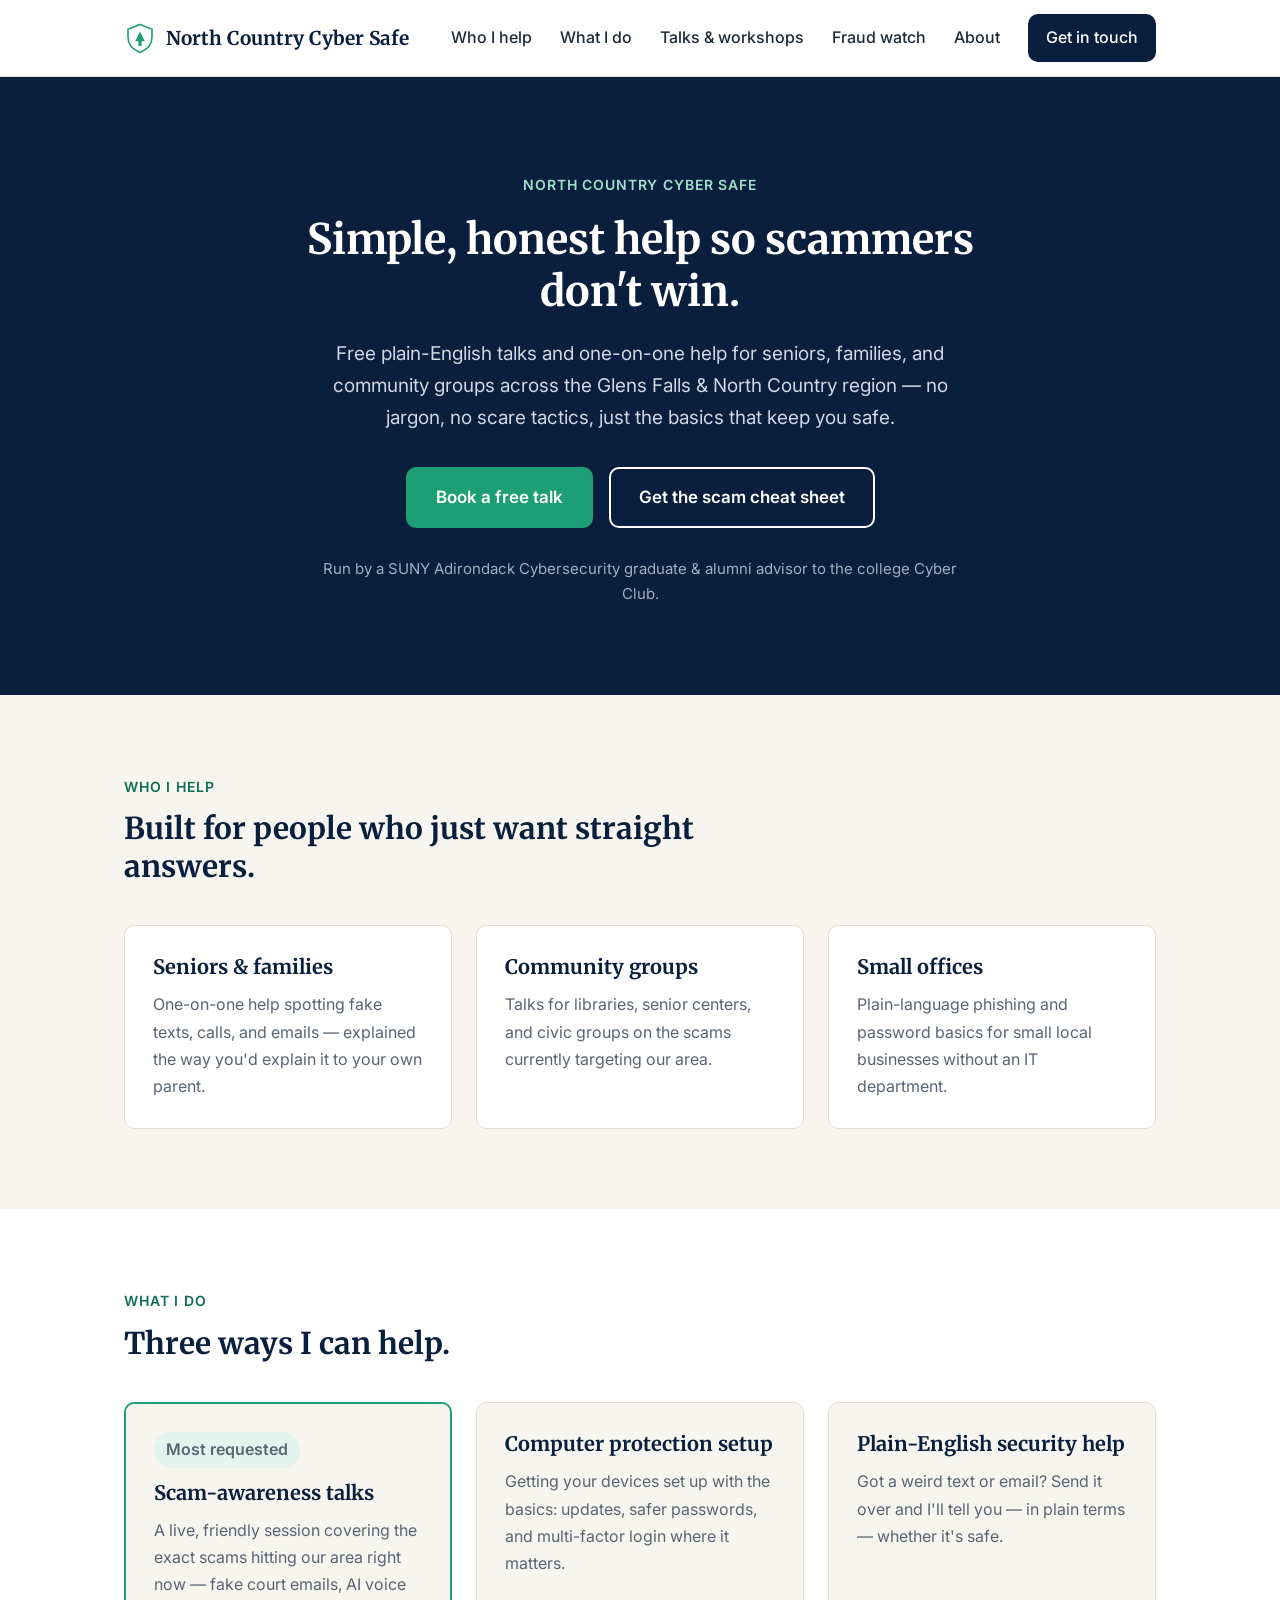
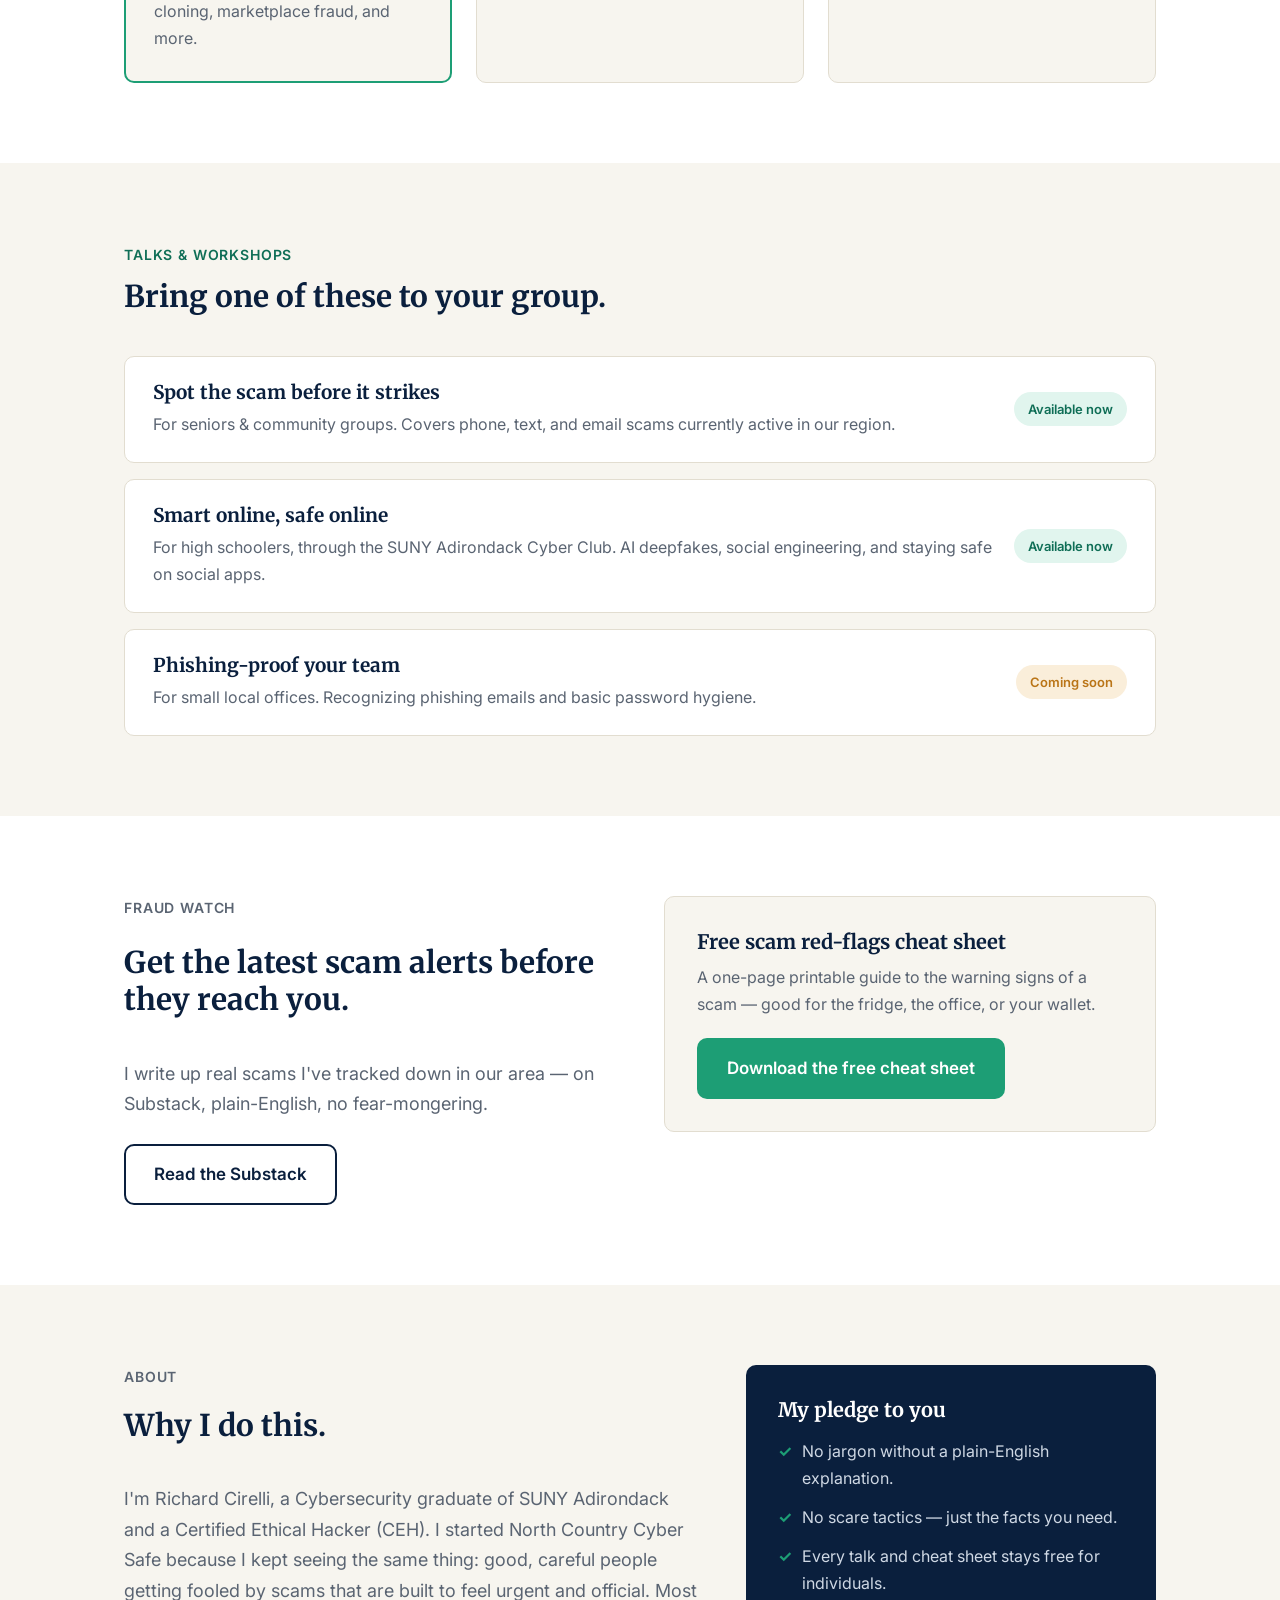
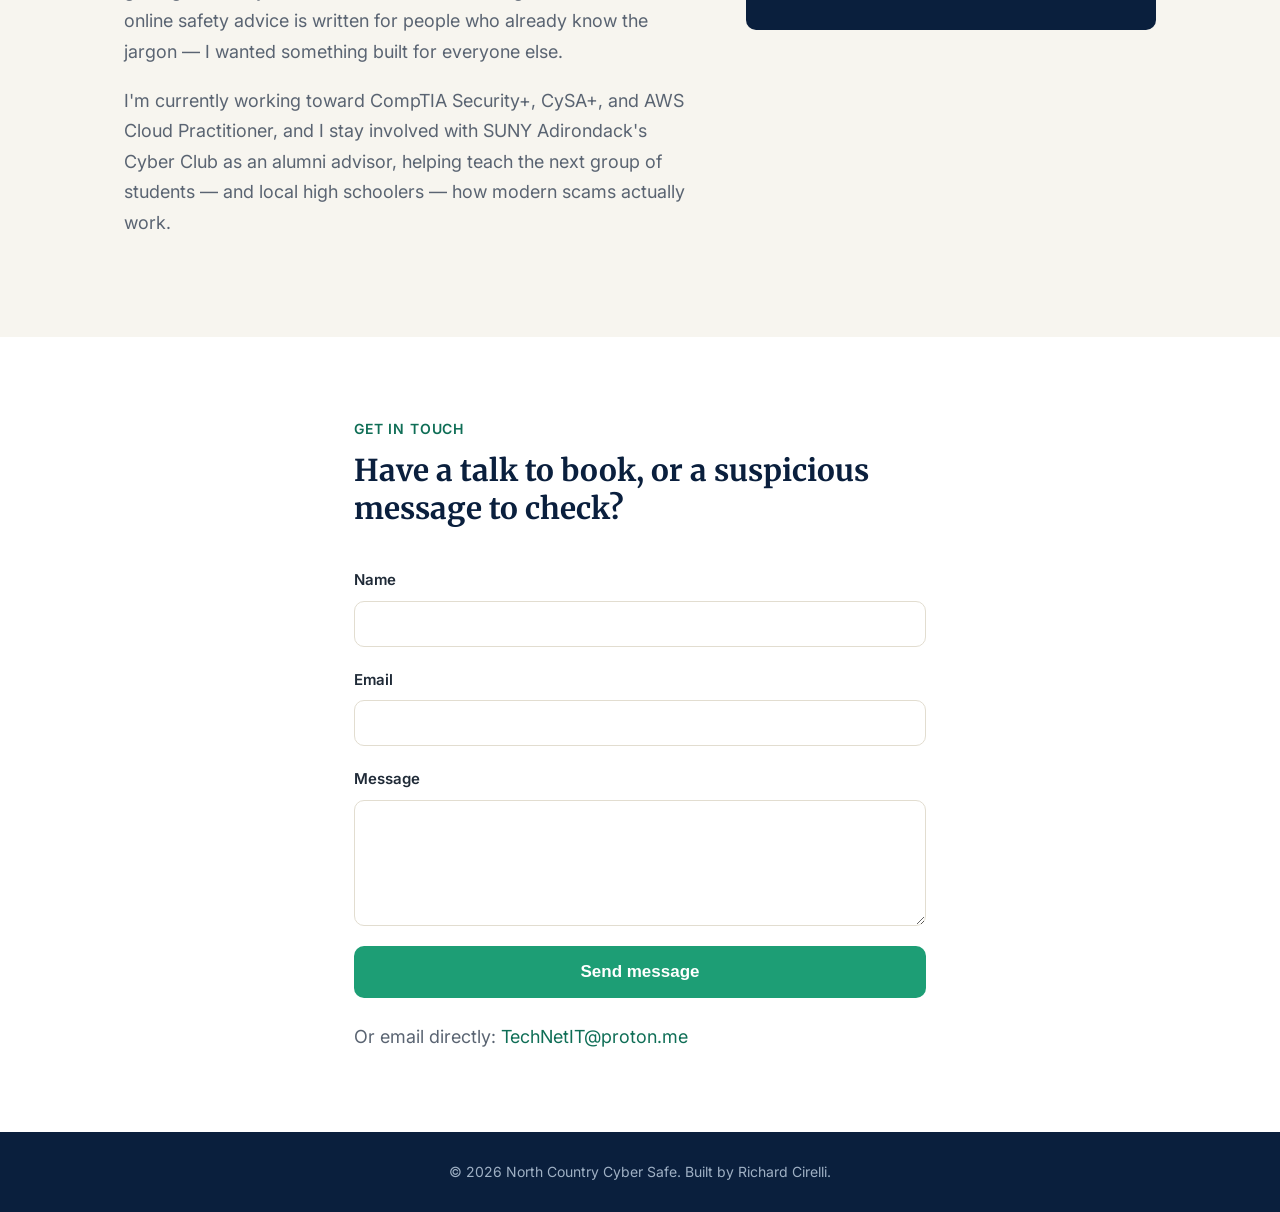
<file: index.html>
<!DOCTYPE html>
<html lang="en">
<head>
  <meta charset="UTF-8">
  <meta name="viewport" content="width=device-width, initial-scale=1.0">
  <title>North Country Cyber Safe | Plain-English scam and online safety help</title>
  <meta name="description" content="Free, plain-English scam awareness talks and online safety help for seniors, families, and community groups in the North Country and Glens Falls region.">

  <!-- Google Fonts: Merriweather for headlines, Inter for body text -->
  <link rel="preconnect" href="https://fonts.googleapis.com">
  <link href="https://fonts.googleapis.com/css2?family=Merriweather:wght@700;900&family=Inter:wght@400;500;600&display=swap" rel="stylesheet">

  <link rel="stylesheet" href="style.css">
</head>
<body>

  <!-- ========== HEADER / NAV ========== -->
  <header class="site-header">
    <div class="container header-inner">
      <a href="#top" class="logo">
        <!-- Shield + pine tree mark -->
        <svg class="logo-mark" width="32" height="32" viewBox="0 0 40 40" fill="none" xmlns="http://www.w3.org/2000/svg">
          <path d="M20 3L35 9V19C35 28 29 34.5 20 38C11 34.5 5 28 5 19V9L20 3Z" stroke="#1D9E75" stroke-width="2" fill="none"/>
          <path d="M20 12L26 24H22V30H18V24H14L20 12Z" fill="#1D9E75"/>
        </svg>
        <span>North Country Cyber Safe</span>
      </a>

      <!-- Hamburger button, only shows on mobile -->
      <button class="nav-toggle" id="navToggle" aria-label="Open menu" aria-expanded="false">
        <span></span><span></span><span></span>
      </button>

      <nav class="site-nav" id="siteNav">
        <a href="#who-i-help">Who I help</a>
        <a href="#what-i-do">What I do</a>
        <a href="#talks">Talks &amp; workshops</a>
        <a href="#fraud-watch">Fraud watch</a>
        <a href="#about">About</a>
        <a href="#contact" class="nav-cta">Get in touch</a>
      </nav>
    </div>
  </header>

  <!-- ========== HERO ========== -->
  <section class="hero" id="top">
    <div class="container hero-inner">
      <p class="eyebrow">North Country Cyber Safe</p>
      <h1>Simple, honest help so scammers don't win.</h1>
      <p class="hero-sub">Free plain-English talks and one-on-one help for seniors, families, and community groups across the Glens Falls &amp; North Country region &mdash; no jargon, no scare tactics, just the basics that keep you safe.</p>
      <div class="hero-actions">
        <a href="#contact" class="btn btn-primary">Book a free talk</a>
        <a href="#fraud-watch" class="btn btn-secondary">Get the scam cheat sheet</a>
      </div>
      <p class="hero-trust">Run by a SUNY Adirondack Cybersecurity graduate &amp; alumni advisor to the college Cyber Club.</p>
    </div>
  </section>

  <!-- ========== WHO I HELP ========== -->
  <section class="section" id="who-i-help">
    <div class="container">
      <p class="section-eyebrow">Who I help</p>
      <h2>Built for people who just want straight answers.</h2>
      <div class="card-grid">
        <div class="card">
          <h3>Seniors &amp; families</h3>
          <p>One-on-one help spotting fake texts, calls, and emails &mdash; explained the way you'd explain it to your own parent.</p>
        </div>
        <div class="card">
          <h3>Community groups</h3>
          <p>Talks for libraries, senior centers, and civic groups on the scams currently targeting our area.</p>
        </div>
        <div class="card">
          <h3>Small offices</h3>
          <p>Plain-language phishing and password basics for small local businesses without an IT department.</p>
        </div>
      </div>
    </div>
  </section>

  <!-- ========== WHAT I DO ========== -->
  <section class="section section-alt" id="what-i-do">
    <div class="container">
      <p class="section-eyebrow">What I do</p>
      <h2>Three ways I can help.</h2>
      <div class="card-grid">
        <div class="card card-featured">
          <p class="card-tag">Most requested</p>
          <h3>Scam-awareness talks</h3>
          <p>A live, friendly session covering the exact scams hitting our area right now &mdash; fake court emails, AI voice cloning, marketplace fraud, and more.</p>
        </div>
        <div class="card">
          <h3>Computer protection setup</h3>
          <p>Getting your devices set up with the basics: updates, safer passwords, and multi-factor login where it matters.</p>
        </div>
        <div class="card">
          <h3>Plain-English security help</h3>
          <p>Got a weird text or email? Send it over and I'll tell you &mdash; in plain terms &mdash; whether it's safe.</p>
        </div>
      </div>
    </div>
  </section>

  <!-- ========== TALKS & WORKSHOPS ========== -->
  <section class="section" id="talks">
    <div class="container">
      <p class="section-eyebrow">Talks &amp; workshops</p>
      <h2>Bring one of these to your group.</h2>
      <div class="talk-list">
        <div class="talk-row">
          <div class="talk-info">
            <h3>Spot the scam before it strikes</h3>
            <p>For seniors &amp; community groups. Covers phone, text, and email scams currently active in our region.</p>
          </div>
          <span class="talk-badge">Available now</span>
        </div>
        <div class="talk-row">
          <div class="talk-info">
            <h3>Smart online, safe online</h3>
            <p>For high schoolers, through the SUNY Adirondack Cyber Club. AI deepfakes, social engineering, and staying safe on social apps.</p>
          </div>
          <span class="talk-badge">Available now</span>
        </div>
        <div class="talk-row">
          <div class="talk-info">
            <h3>Phishing-proof your team</h3>
            <p>For small local offices. Recognizing phishing emails and basic password hygiene.</p>
          </div>
          <span class="talk-badge talk-badge-soon">Coming soon</span>
        </div>
      </div>
    </div>
  </section>

  <!-- ========== FRAUD WATCH ========== -->
  <section class="section section-alt" id="fraud-watch">
    <div class="container fraud-watch-inner">
      <div>
        <p class="section-eyebrow">Fraud watch</p>
        <h2>Get the latest scam alerts before they reach you.</h2>
        <p>I write up real scams I've tracked down in our area &mdash; on Substack, plain-English, no fear-mongering.</p>
        <a href="https://richardcirelli.substack.com/" class="btn btn-secondary" target="_blank" rel="noopener">Read the Substack</a>
      </div>
      <div class="cheat-sheet-box">
        <h3>Free scam red-flags cheat sheet</h3>
        <p>A one-page printable guide to the warning signs of a scam &mdash; good for the fridge, the office, or your wallet.</p>
        <a href="scam-cheat-sheet.pdf" class="btn btn-primary" download>Download the free cheat sheet</a>
      </div>
    </div>
  </section>

  <!-- ========== ABOUT ========== -->
  <section class="section" id="about">
    <div class="container about-inner">
      <div>
        <p class="section-eyebrow">About</p>
        <h2>Why I do this.</h2>
        <p>I'm Richard Cirelli, a Cybersecurity graduate of SUNY Adirondack and a Certified Ethical Hacker (CEH). I started North Country Cyber Safe because I kept seeing the same thing: good, careful people getting fooled by scams that are built to feel urgent and official. Most online safety advice is written for people who already know the jargon &mdash; I wanted something built for everyone else.</p>
        <p>I'm currently working toward CompTIA Security+, CySA+, and AWS Cloud Practitioner, and I stay involved with SUNY Adirondack's Cyber Club as an alumni advisor, helping teach the next group of students &mdash; and local high schoolers &mdash; how modern scams actually work.</p>
      </div>
      <div class="pledge-card">
        <h3>My pledge to you</h3>
        <ul>
          <li>No jargon without a plain-English explanation.</li>
          <li>No scare tactics &mdash; just the facts you need.</li>
          <li>Every talk and cheat sheet stays free for individuals.</li>
        </ul>
      </div>
    </div>
  </section>

  <!-- ========== CONTACT ========== -->
  <section class="section section-alt" id="contact">
    <div class="container contact-inner">
      <p class="section-eyebrow">Get in touch</p>
      <h2>Have a talk to book, or a suspicious message to check?</h2>
      <form class="contact-form" id="contactForm">
        <div class="form-row">
          <label for="name">Name</label>
          <input type="text" id="name" name="name" required>
        </div>
        <div class="form-row">
          <label for="contact-email">Email</label>
          <input type="email" id="contact-email" name="email" required>
        </div>
        <div class="form-row">
          <label for="message">Message</label>
          <textarea id="message" name="message" rows="5" required></textarea>
        </div>
        <button type="submit" class="btn btn-primary">Send message</button>
      </form>
      <p class="contact-direct">Or email directly: <a href="mailto:TechNetIT@proton.me">TechNetIT@proton.me</a></p>
    </div>
  </section>

  <footer class="site-footer">
    <div class="container">
      <p>&copy; 2026 North Country Cyber Safe. Built by Richard Cirelli.</p>
    </div>
  </footer>

  <script src="script.js"></script>
</body>
</html>
</file>
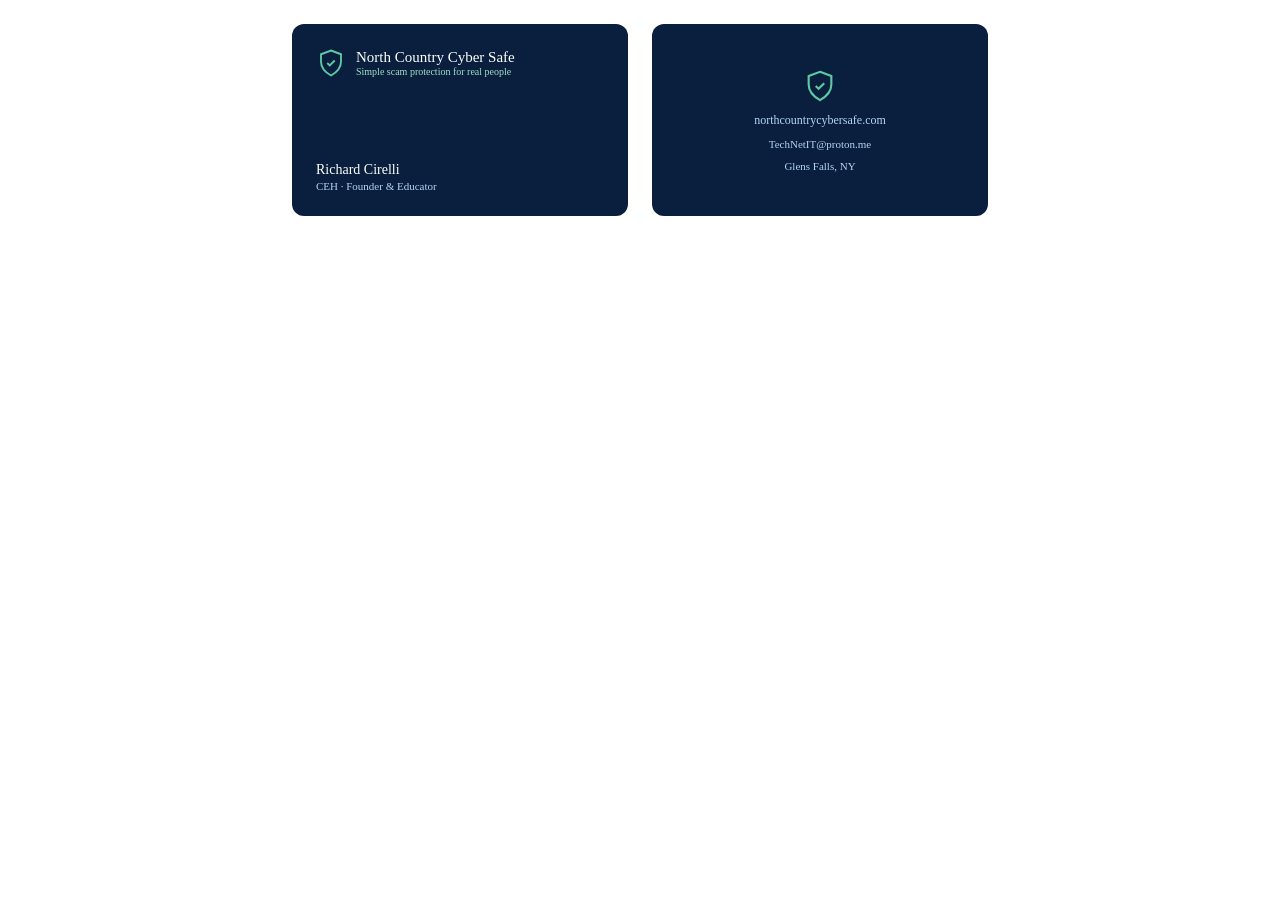
<file: north_country_cyber_safe_business_card_v2.html>
<!-- saved from url=(0079)file:///C:/Users/techn/Downloads/north_country_cyber_safe_business_card_v2.html -->
<html><head><meta http-equiv="Content-Type" content="text/html; charset=windows-1252"></head><body><div style="display:flex; flex-wrap:wrap; gap:24px; padding:1rem 0; justify-content:center;">
  <div style="width:336px; height:192px; border-radius:12px; background:#0a1f3d; padding:24px; box-sizing:border-box; display:flex; flex-direction:column; justify-content:space-between; border:0.5px solid var(--border);">
    <div style="display:flex; align-items:center; gap:10px;">
      <svg width="30" height="30" viewBox="0 0 24 24" fill="none" stroke="#5DCAA5" stroke-width="1.5"><path d="M12 2l8 3v6c0 5-3.5 8.5-8 11-4.5-2.5-8-6-8-11V5l8-3z"></path><path d="M9 12l2 2 4-4"></path></svg>
      <div>
        <p style="margin:0; font-size:15px; font-weight:500; color:#ffffff;">North Country Cyber Safe</p>
        <p style="margin:0; font-size:10px; color:#9FE1CB;">Simple scam protection for real people</p>
      </div>
    </div>
    <div>
      <p style="margin:0 0 2px; font-size:14px; font-weight:500; color:#ffffff;">Richard Cirelli</p>
      <p style="margin:0; font-size:11px; color:#B5D4F4;">CEH � Founder &amp; Educator</p>
    </div>
  </div>

  <div style="width:336px; height:192px; border-radius:12px; background:#0a1f3d; padding:24px; box-sizing:border-box; display:flex; flex-direction:column; justify-content:center; align-items:center; gap:10px; border:0.5px solid var(--border);">
    <svg width="34" height="34" viewBox="0 0 24 24" fill="none" stroke="#5DCAA5" stroke-width="1.5"><path d="M12 2l8 3v6c0 5-3.5 8.5-8 11-4.5-2.5-8-6-8-11V5l8-3z"></path><path d="M9 12l2 2 4-4"></path></svg>
    <p style="margin:0; font-size:12px; color:#B5D4F4; text-align:center; font-weight:500;">northcountrycybersafe.com</p>
    <p style="margin:0; font-size:11px; color:#B5D4F4; text-align:center;">TechNetIT@proton.me</p>
    <p style="margin:0; font-size:11px; color:#B5D4F4; text-align:center;">Glens Falls, NY</p>
  </div>
</div>
</body></html>
</file>
<file: style.css>
/* ============================
   DESIGN TOKENS
   Change these values and the whole site updates.
   ============================ */
:root {
  --navy: #0a1f3d;
  --navy-light: #13345f;
  --cream: #f7f5ef;
  --teal: #1d9e75;
  --teal-dark: #0f6e56;
  --amber: #ba7517;
  --text-dark: #1f2a37;
  --text-muted: #5a6472;
  --white: #ffffff;
  --border: #e2ddd0;

  --font-display: 'Merriweather', Georgia, serif;
  --font-body: 'Inter', -apple-system, sans-serif;

  --radius: 10px;
  --max-width: 1080px;
}

/* ============================
   RESET / BASE
   ============================ */
* {
  box-sizing: border-box;
  margin: 0;
  padding: 0;
}

html {
  scroll-behavior: smooth;
}

body {
  font-family: var(--font-body);
  font-size: 18px;              /* larger base size, senior-friendly */
  line-height: 1.7;
  color: var(--text-dark);
  background: var(--cream);
}

h1, h2, h3 {
  font-family: var(--font-display);
  font-weight: 700;
  line-height: 1.25;
  color: var(--navy);
}

a {
  color: var(--teal-dark);
  text-decoration: none;
}

a:hover {
  text-decoration: underline;
}

img, svg {
  max-width: 100%;
  display: block;
}

.container {
  max-width: var(--max-width);
  margin: 0 auto;
  padding: 0 24px;
}

.sr-only {
  position: absolute;
  width: 1px;
  height: 1px;
  overflow: hidden;
  clip: rect(0 0 0 0);
}

/* ============================
   BUTTONS
   ============================ */
.btn {
  display: inline-block;
  padding: 14px 28px;
  border-radius: var(--radius);
  font-weight: 600;
  font-size: 17px;
  cursor: pointer;
  border: 2px solid transparent;
  transition: transform 0.15s ease, background 0.15s ease;
}

.btn:hover {
  text-decoration: none;
  transform: translateY(-1px);
}

.btn-primary {
  background: var(--teal);
  color: var(--white);
}

.btn-primary:hover {
  background: var(--teal-dark);
}

.btn-secondary {
  background: transparent;
  border-color: var(--navy);
  color: var(--navy);
}

.btn-secondary:hover {
  background: var(--navy);
  color: var(--white);
}

/* ============================
   HEADER / NAV
   ============================ */
.site-header {
  background: var(--white);
  border-bottom: 1px solid var(--border);
  position: sticky;
  top: 0;
  z-index: 100;
}

.header-inner {
  display: flex;
  align-items: center;
  justify-content: space-between;
  height: 76px;
}

.logo {
  display: flex;
  align-items: center;
  gap: 10px;
  font-family: var(--font-display);
  font-weight: 700;
  font-size: 19px;
  color: var(--navy);
}

.logo:hover {
  text-decoration: none;
}

.site-nav {
  display: flex;
  align-items: center;
  gap: 28px;
}

.site-nav a {
  color: var(--text-dark);
  font-weight: 500;
  font-size: 16px;
}

.nav-cta {
  background: var(--navy);
  color: var(--white) !important;
  padding: 10px 18px;
  border-radius: var(--radius);
}

.nav-cta:hover {
  background: var(--navy-light);
  text-decoration: none;
}

/* Hamburger, hidden on desktop */
.nav-toggle {
  display: none;
  flex-direction: column;
  justify-content: center;
  gap: 5px;
  width: 32px;
  height: 32px;
  background: none;
  border: none;
  cursor: pointer;
}

.nav-toggle span {
  display: block;
  height: 2px;
  width: 100%;
  background: var(--navy);
}

/* ============================
   HERO
   ============================ */
.hero {
  background: var(--navy);
  color: var(--white);
  padding: 96px 0 88px;
  text-align: center;
}

.hero-inner {
  max-width: 720px;
}

.eyebrow {
  color: #9fe1cb;
  font-weight: 600;
  letter-spacing: 0.06em;
  text-transform: uppercase;
  font-size: 14px;
  margin-bottom: 16px;
}

.hero h1 {
  color: var(--white);
  font-size: 42px;
  margin-bottom: 20px;
}

.hero-sub {
  font-size: 19px;
  color: #cfd8e4;
  margin-bottom: 32px;
}

.hero-actions {
  display: flex;
  gap: 16px;
  justify-content: center;
  flex-wrap: wrap;
  margin-bottom: 28px;
}

.hero .btn-secondary {
  border-color: var(--white);
  color: var(--white);
}

.hero .btn-secondary:hover {
  background: var(--white);
  color: var(--navy);
}

.hero-trust {
  font-size: 15px;
  color: #9fb0c4;
}

/* ============================
   SECTIONS (shared)
   ============================ */
.section {
  padding: 80px 0;
}

.section-alt {
  background: var(--white);
}

.section-eyebrow {
  color: var(--teal-dark);
  font-weight: 600;
  letter-spacing: 0.06em;
  text-transform: uppercase;
  font-size: 14px;
  margin-bottom: 12px;
}

.section h2 {
  font-size: 30px;
  margin-bottom: 40px;
  max-width: 640px;
}

/* ============================
   CARDS
   ============================ */
.card-grid {
  display: grid;
  grid-template-columns: repeat(3, minmax(0, 1fr));
  gap: 24px;
}

.card {
  background: var(--white);
  border: 1px solid var(--border);
  border-radius: var(--radius);
  padding: 28px;
}

.section-alt .card {
  background: var(--cream);
}

.card h3 {
  font-size: 20px;
  margin-bottom: 12px;
}

.card p {
  color: var(--text-muted);
  font-size: 16px;
}

.card-featured {
  border: 2px solid var(--teal);
}

.card-tag {
  display: inline-block;
  background: #e1f5ee;
  color: var(--teal-dark);
  font-size: 13px;
  font-weight: 600;
  padding: 4px 12px;
  border-radius: 20px;
  margin-bottom: 12px;
}

/* ============================
   TALKS LIST
   ============================ */
.talk-list {
  display: flex;
  flex-direction: column;
  gap: 16px;
}

.talk-row {
  display: flex;
  align-items: center;
  justify-content: space-between;
  gap: 20px;
  background: var(--white);
  border: 1px solid var(--border);
  border-radius: var(--radius);
  padding: 24px 28px;
}

.talk-info h3 {
  font-size: 19px;
  margin-bottom: 6px;
}

.talk-info p {
  color: var(--text-muted);
  font-size: 16px;
}

.talk-badge {
  flex-shrink: 0;
  background: #e1f5ee;
  color: var(--teal-dark);
  font-size: 13px;
  font-weight: 600;
  padding: 6px 14px;
  border-radius: 20px;
  white-space: nowrap;
}

.talk-badge-soon {
  background: #faeeda;
  color: var(--amber);
}

/* ============================
   FRAUD WATCH
   ============================ */
.fraud-watch-inner {
  display: grid;
  grid-template-columns: 1fr 1fr;
  gap: 48px;
  align-items: start;
}

.fraud-watch-inner p {
  color: var(--text-muted);
  margin-bottom: 24px;
}

.cheat-sheet-box {
  background: var(--cream);
  border: 1px solid var(--border);
  border-radius: var(--radius);
  padding: 32px;
}

.cheat-sheet-box h3 {
  font-size: 20px;
  margin-bottom: 10px;
}

.cheat-sheet-box p {
  color: var(--text-muted);
  font-size: 16px;
  margin-bottom: 20px;
}

.cheat-form {
  display: flex;
  gap: 12px;
  flex-wrap: wrap;
}

.cheat-form input {
  flex: 1;
  min-width: 200px;
  padding: 12px 16px;
  border: 1px solid var(--border);
  border-radius: var(--radius);
  font-size: 16px;
  font-family: var(--font-body);
}

/* ============================
   ABOUT
   ============================ */
.about-inner {
  display: grid;
  grid-template-columns: 1.4fr 1fr;
  gap: 48px;
  align-items: start;
}

.about-inner p {
  color: var(--text-muted);
  margin-bottom: 18px;
}

.pledge-card {
  background: var(--navy);
  color: var(--white);
  border-radius: var(--radius);
  padding: 32px;
}

.pledge-card h3 {
  color: var(--white);
  font-size: 20px;
  margin-bottom: 16px;
}

.pledge-card ul {
  list-style: none;
  display: flex;
  flex-direction: column;
  gap: 12px;
}

.pledge-card li {
  padding-left: 24px;
  position: relative;
  color: #cfd8e4;
  font-size: 16px;
}

.pledge-card li::before {
  content: "✓";
  position: absolute;
  left: 0;
  color: var(--teal);
  font-weight: 700;
}

/* ============================
   CONTACT
   ============================ */
.contact-inner {
  max-width: 620px;
}

.contact-form {
  display: flex;
  flex-direction: column;
  gap: 20px;
  margin-top: 32px;
}

.form-row {
  display: flex;
  flex-direction: column;
  gap: 8px;
}

.form-row label {
  font-weight: 600;
  font-size: 15px;
}

.form-row input,
.form-row textarea {
  padding: 12px 16px;
  border: 1px solid var(--border);
  border-radius: var(--radius);
  font-size: 16px;
  font-family: var(--font-body);
  resize: vertical;
}

.contact-direct {
  margin-top: 24px;
  color: var(--text-muted);
}

/* ============================
   FOOTER
   ============================ */
.site-footer {
  background: var(--navy);
  color: #9fb0c4;
  padding: 28px 0;
  text-align: center;
  font-size: 14px;
}

/* ============================
   RESPONSIVE — TABLET & MOBILE
   ============================ */
@media (max-width: 860px) {
  .card-grid {
    grid-template-columns: 1fr;
  }

  .fraud-watch-inner,
  .about-inner {
    grid-template-columns: 1fr;
  }

  .hero h1 {
    font-size: 32px;
  }
}

@media (max-width: 720px) {
  .nav-toggle {
    display: flex;
  }

  .site-nav {
    display: none;
    position: absolute;
    top: 76px;
    left: 0;
    right: 0;
    background: var(--white);
    flex-direction: column;
    align-items: flex-start;
    gap: 0;
    border-bottom: 1px solid var(--border);
  }

  .site-nav.open {
    display: flex;
  }

  .site-nav a {
    width: 100%;
    padding: 16px 24px;
    border-bottom: 1px solid var(--border);
  }

  .nav-cta {
    margin: 16px 24px;
    text-align: center;
    width: calc(100% - 48px);
  }

  .talk-row {
    flex-direction: column;
    align-items: flex-start;
  }

  .hero {
    padding: 64px 0 56px;
  }

  .hero h1 {
    font-size: 28px;
  }

  .section {
    padding: 56px 0;
  }
}
</file>
